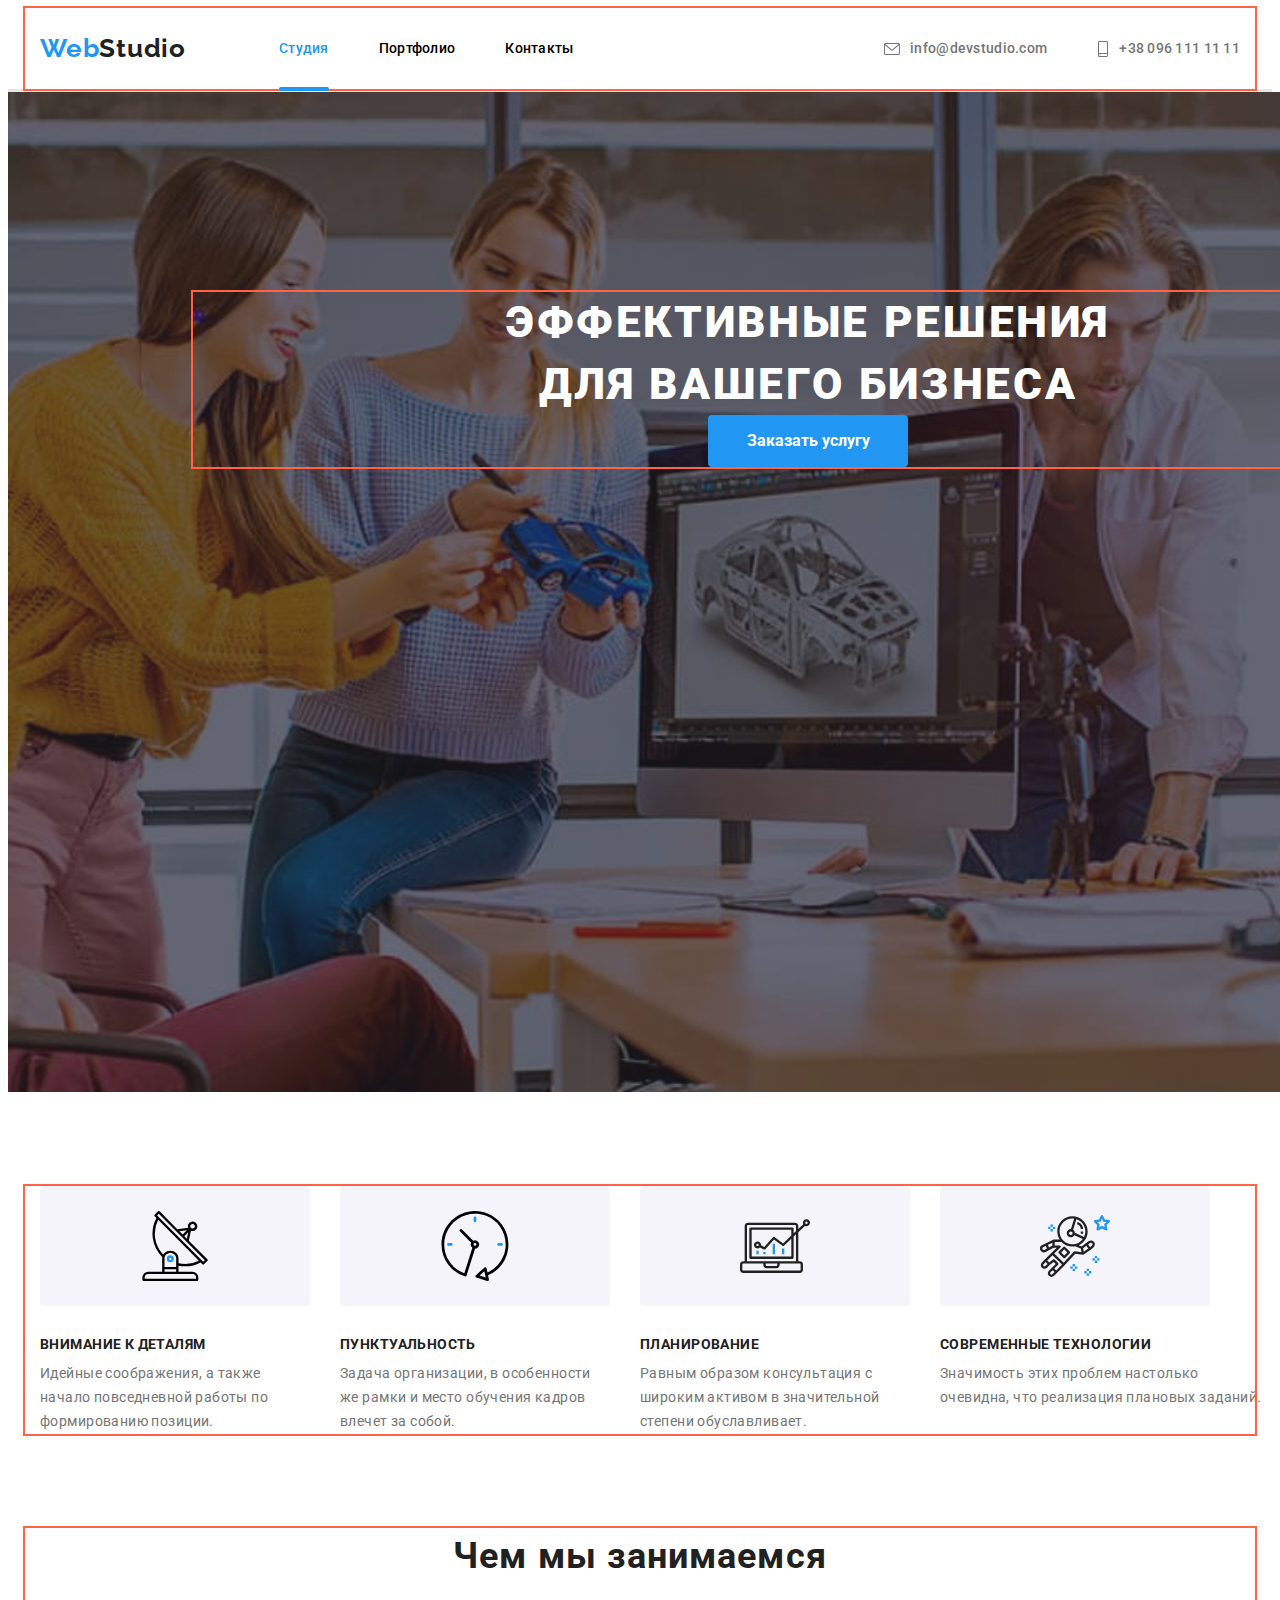
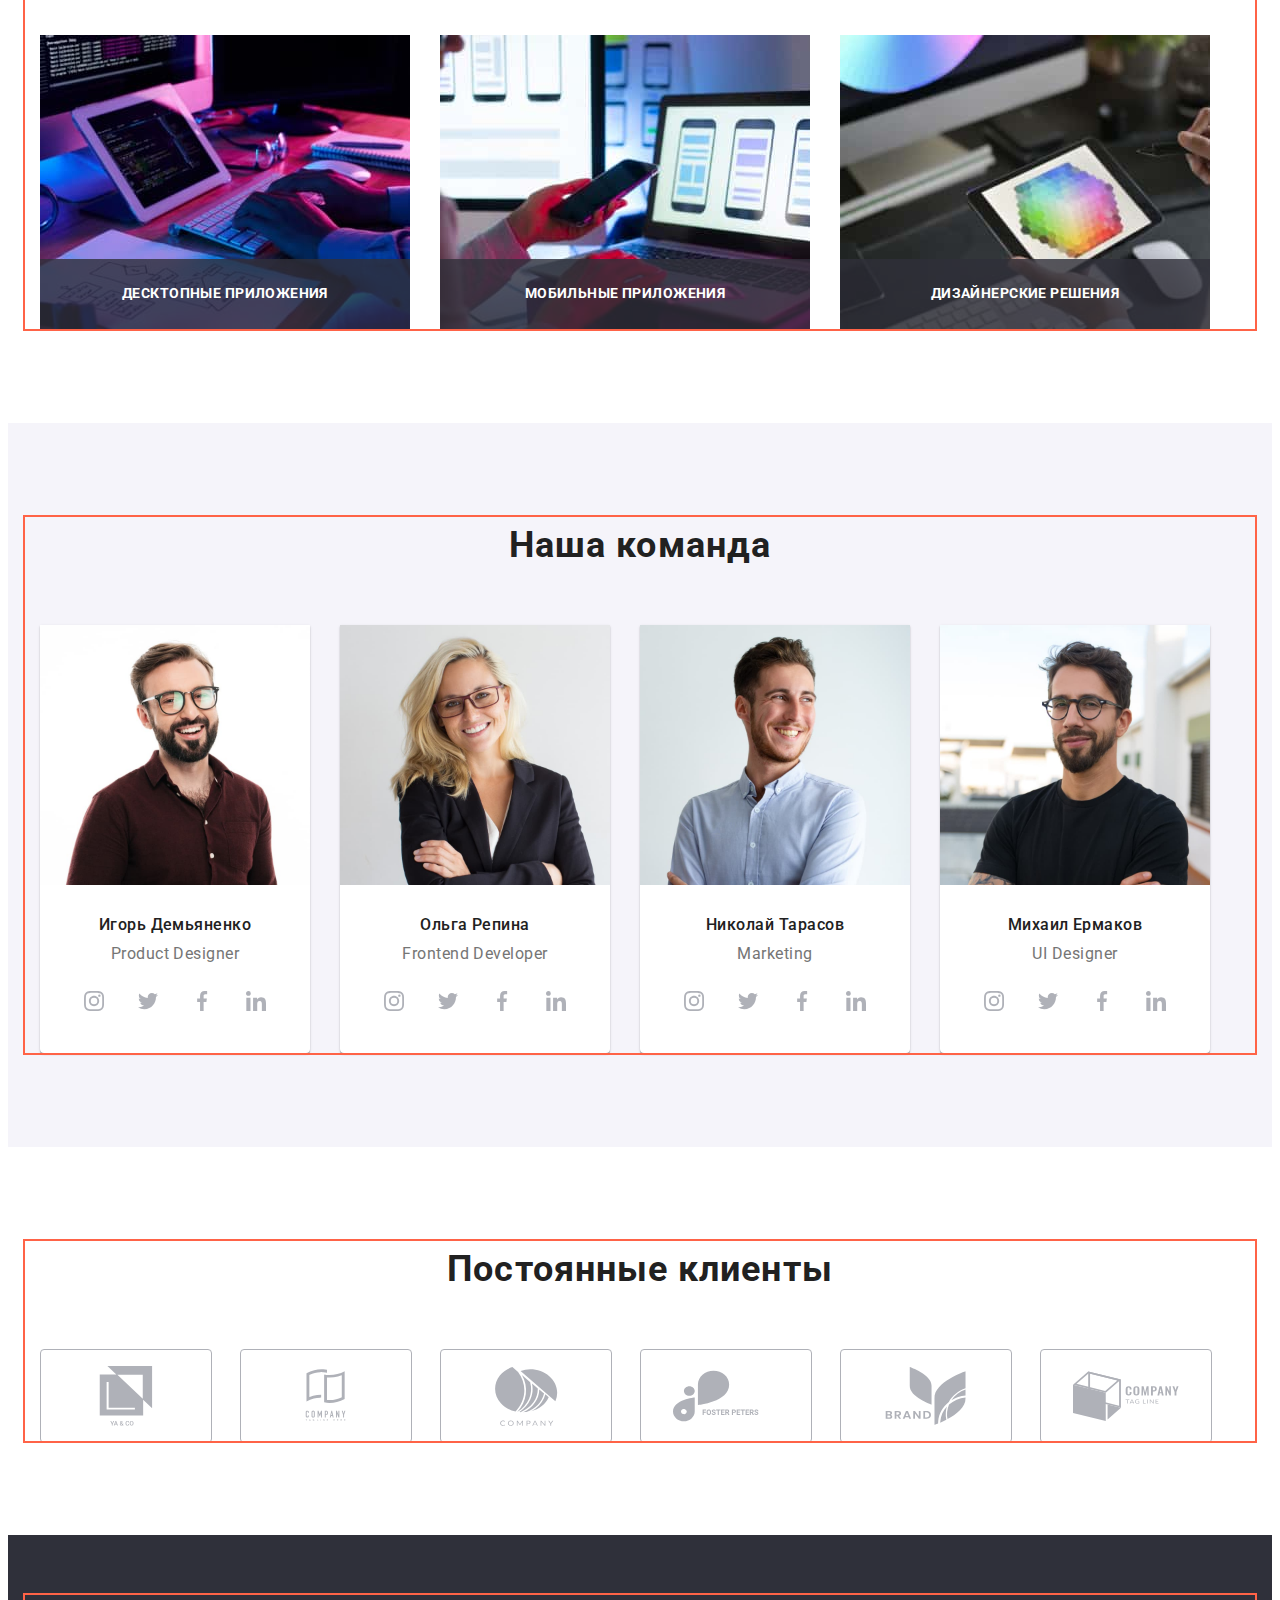
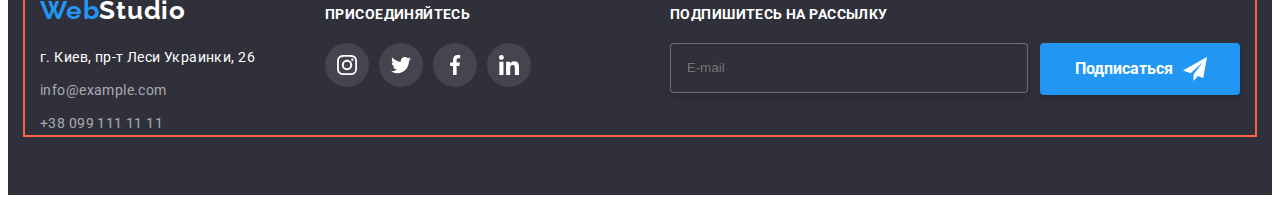
<file: index.html>
<!DOCTYPE html>
<html lang="ru">
<head>
    <meta charset="UTF-8">
    <meta http-equiv="X-UA-Compatible" content="IE=edge">
    <meta name="viewport" content="width=device-width, initial-scale=1.0">
    <link rel="stylesheet" href="https://cdnjs.cloudflare.com/ajax/libs/modern-normalize/1.1.0/modern-normalize.min.css" integrity="sha512-wpPYUAdjBVSE4KJnH1VR1HeZfpl1ub8YT/NKx4PuQ5NmX2tKuGu6U/JRp5y+Y8XG2tV+wKQpNHVUX03MfMFn9Q==" crossorigin="anonymous" referrerpolicy="no-referrer" />
    <!-- <link rel="stylesheet" href="./css/styles.css"> -->
    <link rel="preconnect" href="https://fonts.googleapis.com">
    <link rel="preconnect" href="https://fonts.gstatic.com">
    <!-- <link href="https://fonts.googleapis.com/css2?family=Raleway:wght@700&family=Roboto:wght@400;500;700;900&display=swap" rel="stylesheet"> -->
    <link rel="stylesheet" href="./css/main.min.css">
    <title>Партфолио</title>
</head>
<body>
            <!--  Шапка !--> 
    <header class="header">
        <div class="container header__container">
        <a class="header__link-logo" href="#"><span class="header__text-web">Web</span>Studio</a>
        
        <nav class="header-nav">
            <ul class="header-nav__list">
                <li class="header-nav__item" ><a class="header-nav__link aclive-page current" href="./index.html">Студия</a></li>
                <li class="header-nav__item"><a class="header-nav__link" href="./portfolio.html">Портфолио</a></li>
                <li class="header-nav__item"><a class="header-nav__link" href="#">Контакты</a></li>
            </ul>

        </nav> 
            <ul class="header-adress__list">
                <li class="header-adress__item">
                    <a class="header-adress__link--mail connection" href="mailto:info@devstudio.com"><svg class="header-adress__icom--mail" width="16" height="12"><use href="images/icons/symbol .svg#icon-envelope"></use></svg>info@devstudio.com</a>
                </li>
                <li class="header-adress__item">
                    <a class="header-adress__link--tel connection" href="tel:+380961111111"><svg class="header-adress__icom--tel" width="12" height="16"><use href="images/icons/symbol .svg#icon-smartphone"></use></svg>+38 096 111 11 11</a>
                </li>
            </ul>
        </div>
    </header>
    
    <!-- Основная часть -->
    <main>
        <section class="hero hero__overlane">
            <div class="container">
            <h1 class="hero__title">Эффективные решения для вашего бизнеса</h1>
           <button  class="hero__btn btn" type="button" data-modal-open>Заказать услугу</button>
        </div>
        </section>
       <!-- Особенности -->
        <section class="special">
            <div class="container">
            <h2 class="visually-hidden">Особенности</h2>
            <ul class="special__list">
                <li class="special__item">
                    <div class="special-cont">
                        <svg class="special-cont__svg">
                            <use href="images/icons/symbol .svg#icon-antenna-1">
                                
                            </use>
                        </svg>
                    </div>
                    <h3 class="special__feature">Внимание к деталям</h3>
                    <p class="special__text">Идейные соображения, а также начало повседневной работы по формированию позиции.</p>
                </li>
                <li class="special__item">
                    <div class="special-cont">
                        <svg class="special-cont__svg">
                            <use href="images/icons/symbol .svg#icon-clock-1">
                                
                            </use>
                        </svg>
                    </div>
                    <h3 class="special__feature">Пунктуальность</h3>
                    <p class="special__text">Задача организации, в особенности же рамки и место обучения кадров влечет за собой.</p>
                </li>
                <li class="special__item">
                    <div class="special-cont">
                        <svg class="special-cont__svg">
                            <use href="images/icons/symbol .svg#icon-diagram-1">
                                
                            </use>
                        </svg>
                    </div>
                    <h3 class="special__feature">Планирование</h3>
                    <p class="special__text">Равным образом консультация с широким активом в значительной степени обуславливает.</p>
                </li>
                <li class="special-item">
                    <div class="special-cont">
                        <svg class="special-cont__svg">
                            <use href="images/icons/symbol .svg#icon-astronaut-1">
                                
                            </use>
                        </svg>
                    </div>
                    <h3 class="special__feature">Современные технологии</h3>
                    <p class="special__text">Значимость этих проблем настолько очевидна, что реализация плановых заданий.</p>
                </li>
            </ul>
        </div>
        </section>
        
        <!-- Чем Занимаемся -->
        <section class="work">
            <div class="container">
            <h2 class="work__title title">Чем мы занимаемся</h2>
            <ul class="work__list">
                <li class="work__item">
                    <div class="work__thumb">
                        <img src="./images/class/comp.jpg" alt="Компьютер" width="370">
                        <div class="work__text">
                        <h3 class="work__text--title">Десктопные приложения</h3>
                    </div>
                    </div>                           
                </li>
                <li class="work__item">
                    <div class="work__thumb">
                    <img src="./images/class/phone.jpg" alt="Телефон" width="370">
                    <div class="work__text">
                    <h3 class="work__text--title">Мобильные приложения</h3>
                </div>
                </div>
                </li>
                <li class="work__item">
                    <div class="work__thumb">
                    <img src="./images/class/tablet.jpg" alt="Планшет" width="370">
                    <div class="work__text">
                    <h3 class="work__text--title">Дизайнерские решения</h3>
                </div>
                </div>
                </li>
            </ul>
        </div>
        </section>
        <!-- Команда -->
        <section class="team">
            <div class="container">
            <h2 class="team__title title">Наша команда</h2>
            <ul class="team__list">
                <li class="team__item">
                    
                    <img class="team__item--img" src="./images/team/Igor.jpg" alt="Игорь" width="270">
                    <div class="team__poster">
                        <h3 class="team__poster--title">Игорь Демьяненко</h3>
                    <p class="team__poster--class" lang="en">Product Designer</p>
                    <ul class="team-roster">
                        <li class="team-roster__item">
                            <a class="team-roster__link" href="https://www.instagram.com/"><svg class="team-roster__svg"><use href="images/icons/symbol .svg#icon-instagram-2"></use></svg></a>
                        </li>
                        <li class="team-roster__item">
                            <a class="team-roster__link" href="https://twitter.com/"><svg class="team-roster__svg"><use href="images/icons/symbol .svg#icon-twitter-1"></use></svg></a>
                        </li>
                        <li class="team-roster__item">
                            <a class="team-roster__link" href="https://www.facebook.com/"><svg class="team-roster__svg"><use href="images/icons/symbol .svg#icon-facebook-1"></use></svg></a>
                        </li>
                        <li class="team-roster__item">
                            <a class="team-roster__link" href="https://www.linkedin.com/"><svg class="team-roster__svg"><use href="images/icons/symbol .svg#icon-linkedin-1"></use></svg></a>
                        </li>
                    </ul>    
                </div>
                    
                    
                </li>
                <li class="team__item">
                
                    
                        <img class="team__item--img" src="./images/team/Olga.jpg" alt="Ольга" width="270">
                        <div class="team__poster">
                        <h3 class="team__poster--title">Ольга Репина</h3>
                    <p class="team__poster--class" lang="en">Frontend Developer</p>
                    <ul class="team-roster">
                        <li class="team-roster__item">
                            <a class="team-roster__link" href="https://www.instagram.com/"><svg class="team-roster__svg"><use href="images/icons/symbol .svg#icon-instagram-2"></use></svg></a>
                        </li>
                        <li class="team-roster__item">
                            <a class="team-roster__link" href="https://twitter.com/"><svg class="team-roster__svg"><use href="images/icons/symbol .svg#icon-twitter-1"></use></svg></a>
                        </li>
                        <li class="team-roster__item">
                            <a class="team-roster__link" href="https://www.facebook.com/"><svg class="team-roster__svg"><use href="images/icons/symbol .svg#icon-facebook-1"></use></svg></a>
                        </li>
                        <li class="team-roster__item">
                            <a class="team-roster__link" href="https://www.linkedin.com/"><svg class="team-roster__svg"><use href="images/icons/symbol .svg#icon-linkedin-1"></use></svg></a>
                        </li>
                    </ul>
                </div>
                    
                  
                </li>
                <li class="team__item">
                 
                    
                        <img class="team__item--img" src="./images/team/Nikolay.jpg" alt="Николай" width="270">
                        <div class="team__poster">
                        <h3 class="team__poster--title">Николай Тарасов</h3>
                    <p class="team__poster--class" lang="en">Marketing</p>
                    <ul class="team-roster">
                        <li class="team-roster__item">
                            <a class="team-roster__link" href="https://www.instagram.com/"><svg class="team-roster__svg"><use href="images/icons/symbol .svg#icon-instagram-2"></use></svg></a>
                        </li>
                        <li class="team-roster__item">
                            <a class="team-roster__link" href="https://twitter.com/"><svg class="team-roster__svg"><use href="images/icons/symbol .svg#icon-twitter-1"></use></svg></a>
                        </li>
                        <li class="team-roster__item">
                            <a class="team-roster__link" href="https://www.facebook.com/"><svg class="team-roster__svg"><use href="images/icons/symbol .svg#icon-facebook-1"></use></svg></a>
                        </li>
                        <li class="team-roster__item">
                            <a class="team-roster__link" href="https://www.linkedin.com/"><svg class="team-roster__svg"><use href="images/icons/symbol .svg#icon-linkedin-1"></use></svg></a>
                        </li>
                    </ul>   
                </div>
                    
                
                </li>
                <li class="team__item">
                 
                    
                        <img class="team__item--img" src="./images/team/Michael.jpg" alt="Михаил" width="270">
                        <div class="team__poster">
                        <h3 class="team__poster--title">Михаил Ермаков</h3>
                        <p class="team__poster--class" lang="en">UI Designer</p>
                        <ul class="team-roster">
                            <li class="team-roster__item">
                                <a class="team-roster__link" href="https://www.instagram.com/"><svg class="team-roster__svg"><use href="images/icons/symbol .svg#icon-instagram-2"></use></svg></a>
                            </li>
                            <li class="team-roster__item">
                                <a class="team-roster__link" href="https://twitter.com/"><svg class="team-roster__svg"><use href="images/icons/symbol .svg#icon-twitter-1"></use></svg></a>
                            </li>
                            <li class="team-roster__item">
                                <a class="team-roster__link" href="https://www.facebook.com/"><svg class="team-roster__svg"><use href="images/icons/symbol .svg#icon-facebook-1"></use></svg></a>
                            </li>
                            <li class="team-roster__item">
                                <a class="team-roster__link" href="https://www.linkedin.com/"><svg class="team-roster__svg"><use href="images/icons/symbol .svg#icon-linkedin-1"></use></svg></a>
                            </li>
                        </ul>
           
                    </div>
                    
                
                </li>
            </ul>
        </div>

        </section>
        <section class="client">
            <div class="container">
                <h2 class="client__title title">Постоянные клиенты</h2>
                <ul class="client__list">
                    <li class="client__item">
                        <a href="#" class="client__link"><svg class="client__svg"><use href="images/icons/symbol .svg#icon-comp1"></use></svg></a>
                    </li>
                    <li class="client__item">
                        <a href="#" class="client__link"><svg class="client__svg"><use href="images/icons/symbol .svg#icon-comp2"></use></svg></a>
                    </li>
                    <li class="client__item">
                        <a href="#" class="client__link"><svg class="client__svg"><use href="images/icons/symbol .svg#icon-comp3"></use></svg></a>
                    </li>
                    <li class="client__item">
                        <a href="#" class="client__link"><svg class="client__svg"><use href="images/icons/symbol .svg#icon-comp4"></use></svg></a>
                    </li>
                    <li class="client__item">
                        <a href="#" class="client__link"><svg class="client__svg"><use href="images/icons/symbol .svg#icon-comp5"></use></svg></a>
                    </li>
                    <li class="client__item">
                        <a href="#" class="client__link"><svg class="client__svg"><use href="images/icons/symbol .svg#icon-comp6"></use></svg></a>                        
                    </li>
                </ul>
            </div>

        </section>
    </main>
    <!-- Подвал -->
    <footer class="footer">
        <div class="container footer-cont">
            <div class="footer-adress cont">
            <a class="footer__link-logo" href="#"><span class="footer__text-web">Web</span>Studio</a>
        <address class="footer-adress">
            <ul class="footer-adress__list">
                <li class="footer-adress__item--adress"><a class="footer-adress__link--adress connection" href="#">г. Киев, пр-т Леси Украинки, 26</a></li>
                <li class="footer-adress__item"><a class="footer-adress__link-tel connection" href="mailto:info@example.com">info@example.com</a></li>
                <li class="footer-adress__item"><a class="footer-adress__link-mail connection" href="tel:+380991111111">+38 099 111 11 11</a></li>
            </ul>
        </address> 
    </div>
    <div class="footer-social cont">
        <p class="footer-social__text">присоединяйтесь</p>
        <ul class="footer-social__list">
            <li class="footer-social__item"><a class="footer-social__link" href="https://www.instagram.com/"><svg class="footer-social__icon"><use href="images/icons/symbol .svg#icon-instagram-2"></use></svg></a></li>
            <li class="footer-social__item"><a class="footer-social__link" href="https://twitter.com/"><svg class="footer-social__icon"><use href="images/icons/symbol .svg#icon-twitter-1"></use></svg></a></li>
            <li class="footer-social__item"><a class="footer-social__link" href="https://www.facebook.com/"><svg class="footer-social__icon"><use href="images/icons/symbol .svg#icon-facebook-1"></use></svg></a></li>
            <li class="footer-social__item"><a class="footer-social__link" href="https://www.linkedin.com/"><svg class="footer-social__icon"><use href="images/icons/symbol .svg#icon-linkedin-1"></use></svg></a></li>
        </ul>
    </div>
    <div class="footer-input">
        <form class="footer-input__form">
            <p class="footer-input__text">Подпишитесь на рассылку</p>   
            <div class="footer-subscribe cont">
            <input class="footer-subscribe__input--mail" type="email" name="email" id="email" placeholder="E-mail">
            <label for="email"></label>
            <button type="submit" class="footer-btn btn"><svg class="footer-btn__svg" width="24" height="24"><use class="footer-btn__icon" href="images/icons/symbol .svg#icon-icon-send"></use></svg>Подписаться</button>
            </div>
        </form>
    </div>
</div>
</footer>
    
    <!-- /////////////////MODAL /////////// -->
    <div class="backdrop is-hidden" data-modal>
        <div class="modal">
            <form class="form">
                <p class="form__title">Оставьте свои данные, мы вам перезвоним</p>
                
                    <label class="form-label">
                        <input class="form-label__input" type="text" name="text" placeholder=" ">
                        <svg class="form-label__icon" width="18" height="18">
                            <use href="./images/icons/symbol .svg#icon-person-black-18dp-1"></use>
                        </svg>
                        <span class="form-label__text">Имя</span>
                    </label>
                
                <label class="form-label">
                    <input class="form-label__input" type="tel" name="tel" placeholder=" " autofocus>
                    <svg class="form-label__icon" width="18" height="18">
                        <use href="./images/icons/symbol .svg#icon-phone-black-18dp-1"></use>
                    </svg>
                    <span class="form-label__text">Телефон</span>
                </label>
                <label class="form-label">
                    <input class="form-label__input" type="email" name="email" placeholder=" ">
                    <svg class="form-label__icon" width="18" height="18">
                        <use href="./images/icons/symbol .svg#icon-email-black-18dp-1"></use>
                    </svg>
                    <span class="form-label__text">Почта</span>
                </label>
                <label class="form-label label-comment">
                <textarea class="label-comment__form" name="comment" id="comment" cols="40" rows="10" placeholder="Введите текст"></textarea>
                <span class="form-label__text">Комментарий</span>
            </label> 

                <label class="label-checkbox">
                    <input class="label-checkbox__input" type="checkbox" name="check" value="check">
                    <svg class="label-checkbox__icon" width="16" height="15"> 
                        <use href="./images/icons/symbol .svg#icon-icon-check"></use>
                    </svg>
                    <p class="label-checkbox__text">Соглашаюсь с рассылкой и принимаю <span><a class="checkbox-text-decoration" href="#">Условия договора</a></span></p>
                </label>
                
                <button type="submit" class="form-btn btn">Отправить</button>
    
            </form>
            
        <button class="modal-button" type="button" data-modal-close>
            <svg class="modal-icon" width="11" height="11">
                <use  href="images/icons/symbol .svg#icon-Vector-1">

                </use>
            </svg>
        </button>
        
    
        </div>
    </div>
    
    <script src="./js/modal.js"></script>
</body>
</html>
</file>
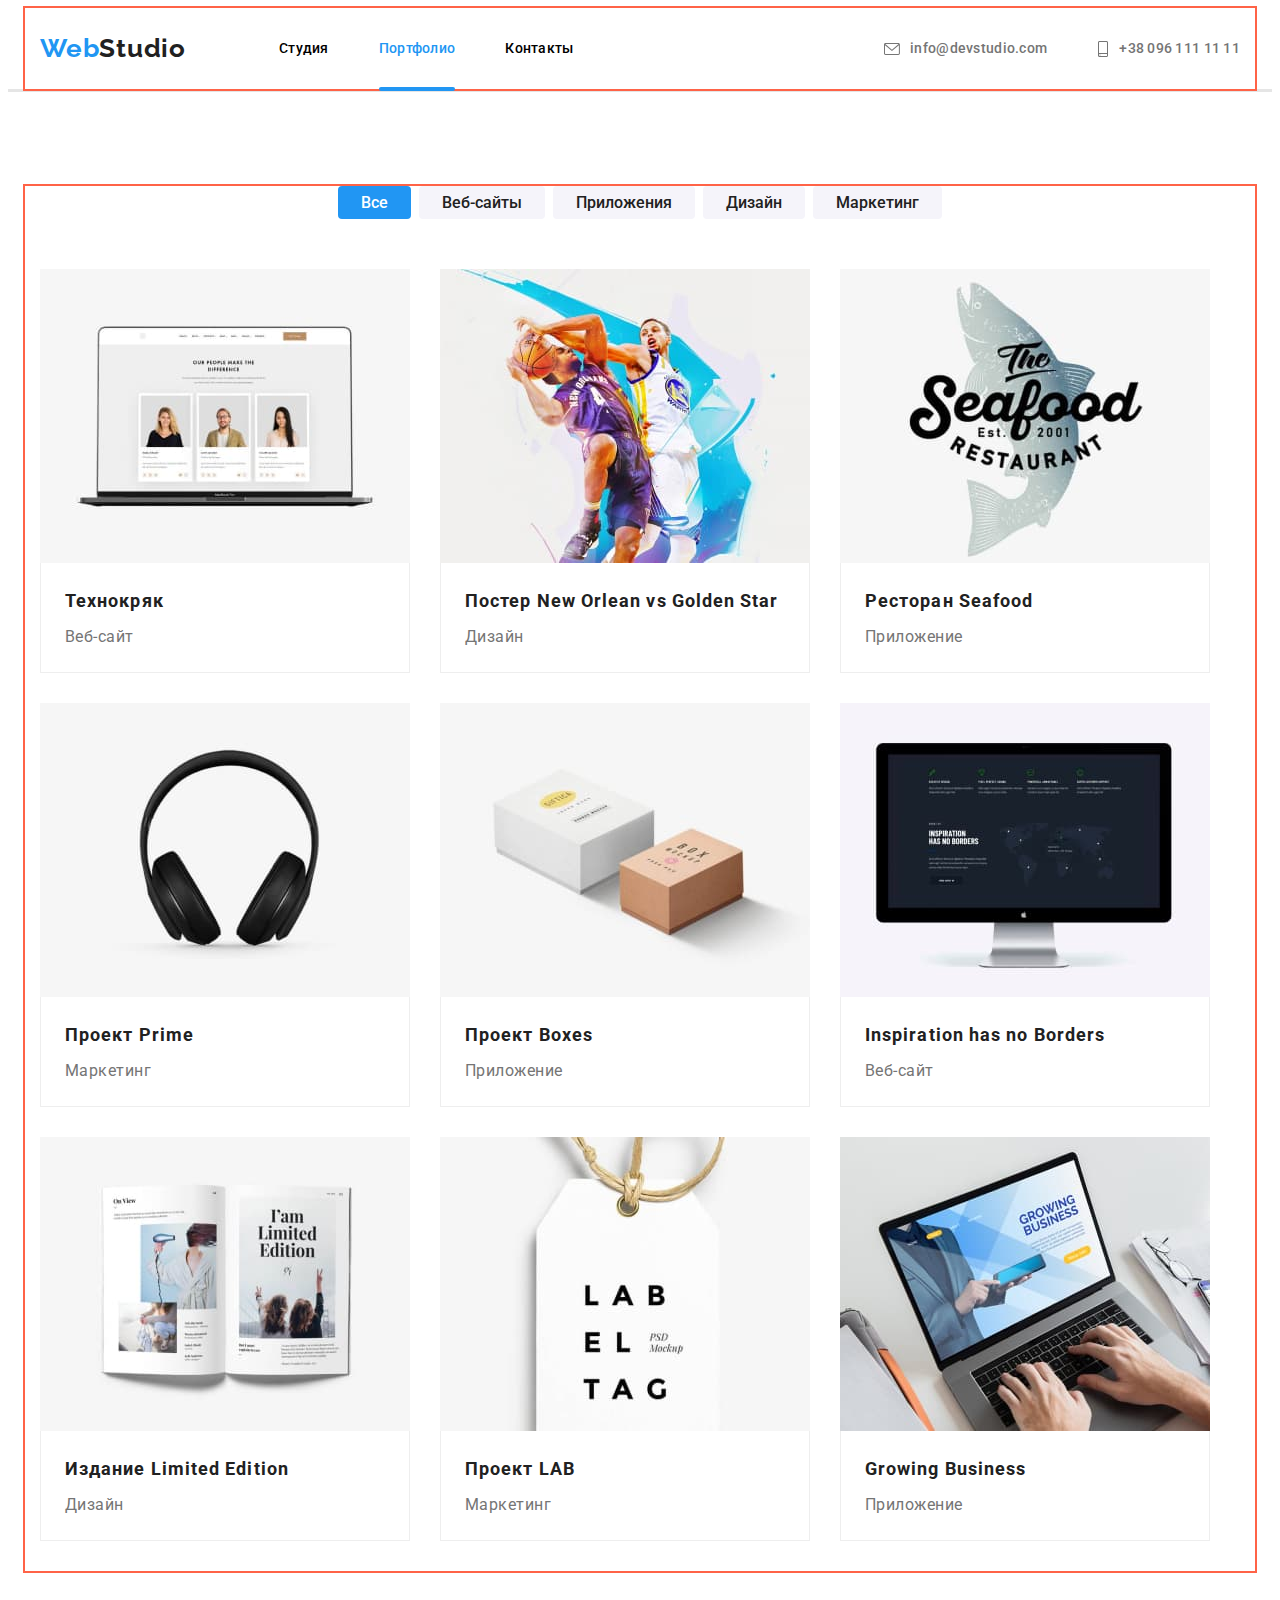
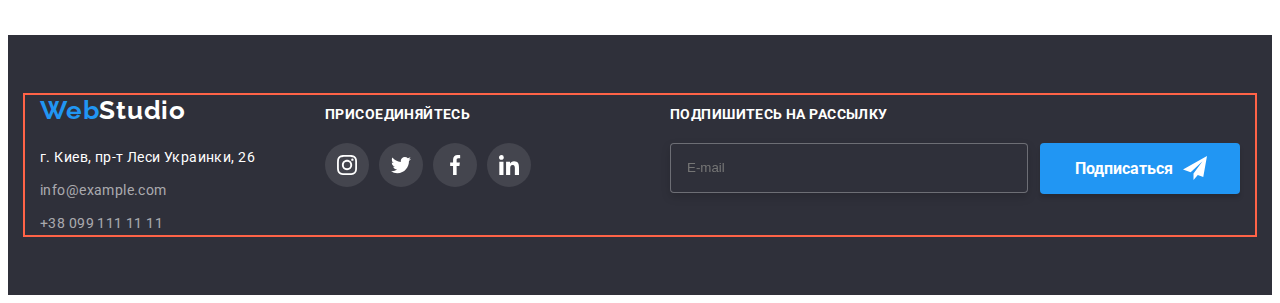
<file: portfolio.html>
<!DOCTYPE html>
<html lang="ru">
<head>
    <meta charset="UTF-8">
    <meta http-equiv="X-UA-Compatible" content="IE=edge">
    <meta name="viewport" content="width=device-width, initial-scale=1.0">
    <link rel="stylesheet" href="https://cdnjs.cloudflare.com/ajax/libs/modern-normalize/1.1.0/modern-normalize.min.css" integrity="sha512-wpPYUAdjBVSE4KJnH1VR1HeZfpl1ub8YT/NKx4PuQ5NmX2tKuGu6U/JRp5y+Y8XG2tV+wKQpNHVUX03MfMFn9Q==" crossorigin="anonymous" referrerpolicy="no-referrer" />
    <!-- <link rel="stylesheet" href="./css/styles.css"> -->
    <link rel="preconnect" href="https://fonts.googleapis.com">
    <link rel="preconnect" href="https://fonts.gstatic.com">
    <!-- <link href="https://fonts.googleapis.com/css2?family=Raleway:wght@700&family=Roboto:wght@400;500;700;900&display=swap" rel="stylesheet"> -->
    <link rel="stylesheet" href="./css/portfolio.min.css">
    <title>Партфолио</title>
</head>
<body>
            <!--  Шапка !--> 
            <header class="header">
                <div class="container header__container">
                <a class="header__link-logo" href="#"><span class="header__text-web">Web</span>Studio</a>
                
                <nav class="header-nav">
                    <ul class="header-nav__list">
                        <li class="header-nav__item" ><a class="header-nav__link  " href="./index.html">Студия</a></li>
                        <li class="header-nav__item"><a class="header-nav__link aclive-page current" href="./portfolio.html">Портфолио</a></li>
                        <li class="header-nav__item"><a class="header-nav__link" href="#">Контакты</a></li>
                    </ul>
        
                </nav> 
                    <ul class="header-adress__list">
                        <li class="header-adress__item">
                            <a class="header-adress__link--mail connection" href="mailto:info@devstudio.com"><svg class="header-adress__icom--mail" width="16" height="12"><use href="images/icons/symbol .svg#icon-envelope"></use></svg>info@devstudio.com</a>
                        </li>
                        <li class="header-adress__item">
                            <a class="header-adress__link--tel connection" href="tel:+380961111111"><svg class="header-adress__icom--tel" width="12" height="16"><use href="images/icons/symbol .svg#icon-smartphone"></use></svg>+38 096 111 11 11</a>
                        </li>
                    </ul>
                </div>
            </header>
            
<!-- Герой -->
<main>
    <section class="services">
        <div class="container">
    <h1 class="visually-hidden">Услуги</h1>
    <ul class="services-list">
        <li class="services-list__item"><button type="button" class="services-list__btn karen-btn">Все</button></li>
        <li class="services-list__item"><button type="button" class="services-list__btn">Веб-сайты</button></li>
        <li class="services-list__item"><button type="button" class="services-list__btn">Приложения</button></li>
        <li class="services-list__item"><button type="button" class="services-list__btn">Дизайн</button></li>
        <li class="services-list__item"><button type="button" class="services-list__btn">Маркетинг</button></li>
    </ul>
    
    <!-- карточки -->
    <ul class="services-cards">
    <li class="services-cards__item">
        <a href="#" class="services-cards__link">
            <div class="services-animation">
<img class="services-img" src="./dz-2.img/crack.jpg" alt="сайт в ноуте" width="370">
<div class="services-bgr">
<p class="services-bgr__text">Технокряк это современная площадка распространения коронавируса. Компании используют эту платформу для цифрового шпионажа и атак на защищённые сервера конкурентов.</p>
</div>
</div>
<div class="services-poster">
    <h2 class="services-poster__title">Технокряк</h2>
<p class="services-poster__text">Веб-сайт</p>   
</div>
        </a>        
</li>
        <li class="services-cards__item">
        <a href="#" class="services-cards__link">
            <div class="services-animation">
<img class="services-img" src="./dz-2.img/basketball.jpg" alt="играют в баскетбол" width="370">
<div class="services-bgr">
    <p class="services-bgr__text">Технокряк это современная площадка распространения коронавируса. Компании используют эту платформу для цифрового шпионажа и атак на защищённые сервера конкурентов.</p>
    </div>
    </div>
<div class="services-poster">
    <h2 class="services-poster__title">Постер <span lang="en">New Orlean vs Golden Star</span></h2>
    <p class="services-poster__text">Дизайн</p>
</div>
</a>
        </li>
        <li class="services-cards__item">
            <a href="#" class="services-cards__link">
                <div class="services-animation">
<img class="services-img" src="./dz-2.img/fish.jpg" alt="рыба" width="370">
<div class="services-bgr">
    <p class="services-bgr__text">Технокряк это современная площадка распространения коронавируса. Компании используют эту платформу для цифрового шпионажа и атак на защищённые сервера конкурентов.</p>
    </div>
    </div>
<div class="services-poster">
    <h2 class="services-poster__title">Ресторан <span lang="en">Seafood</span></h2>
<p class="services-poster__text">Приложение</p>
</div>
</a>
        </li>
        <li class="services-cards__item">
            <a href="#" class="services-cards__link">
                <div class="services-animation">
<img class="services-img" src="./dz-2.img/headphones.jpg" alt="наушники" width="370">
<div class="services-bgr">
    <p class="services-bgr__text">Технокряк это современная площадка распространения коронавируса. Компании используют эту платформу для цифрового шпионажа и атак на защищённые сервера конкурентов.</p>
    </div>
    </div>
<div class="services-poster">
    <h2 class="services-poster__title">Проект <span lang="en">Prime</span></h2>
<p class="services-poster__text">Маркетинг</p>
</div>
</a>
        </li>
        <li class="services-cards__item">
            <a href="#" class="services-cards__link">
                <div class="services-animation">
<img class="services-img" src="./dz-2.img/boxes.jpg" alt="коробки" width="370">
<div class="services-bgr">
    <p class="services-bgr__text">Технокряк это современная площадка распространения коронавируса. Компании используют эту платформу для цифрового шпионажа и атак на защищённые сервера конкурентов.</p>
    </div>
    </div>
<div class="services-poster">
    <h2 class="services-poster__title">Проект <span lang="en">Boxes</span></h2>
<p class="services-poster__text">Приложение</p>
</div>
</a>
        </li>
        <li class="services-cards__item">
            <a href="#" class="services-cards__link">
                <div class="services-animation">
<img class="services-img" src="./dz-2.img/monitor.jpg" alt="монитор" width="370">
<div class="services-bgr">
    <p class="services-bgr__text">Технокряк это современная площадка распространения коронавируса. Компании используют эту платформу для цифрового шпионажа и атак на защищённые сервера конкурентов.</p>
    </div>
    </div>
<div class="services-poster">
    <h2 class="services-poster__title"><span lang="en">Inspiration has no Borders</span></h2>
<p class="services-poster__text">Веб-сайт</p>
</div>
</a>
        </li>
        <li class="services-cards__item">
            <a href="#" class="services-cards__link">
                <div class="services-animation">
<img class="services-img" src="./dz-2.img/book.jpg" alt="книга" width="370">
<div class="services-bgr">
    <p class="services-bgr__text">Технокряк это современная площадка распространения коронавируса. Компании используют эту платформу для цифрового шпионажа и атак на защищённые сервера конкурентов.</p>
    </div>
    </div>
<div class="services-poster">
    <h2 class="services-poster__title">Издание <span lang="en">Limited Edition</span></h2>
<p class="services-poster__text">Дизайн</p>
</div>
</a>
        </li>
        <li class="services-cards__item">
            <a href="#" class="services-cards__link">
                <div class="services-animation">
<img class="services-img" src="./dz-2.img/tag.jpg" alt="бирка" width="370">
<div class="services-bgr">
    <p class="services-bgr__text">Технокряк это современная площадка распространения коронавируса. Компании используют эту платформу для цифрового шпионажа и атак на защищённые сервера конкурентов.</p>
    </div>
    </div>
<div class="services-poster">
    <h2 class="services-poster__title">Проект <span lang="en">LAB</span></h2>
<p class="services-poster__text">Маркетинг</p>
</div>
</a>
        </li>
        <li class="services-cards__item">
            <a href="#" class="services-cards__link">
                <div class="services-animation">
<img class="services-img" src="./dz-2.img/notebook.jpg" alt="ноутбук" width="370">
<div class="services-bgr">
    <p class="services-bgr__text">Технокряк это современная площадка распространения коронавируса. Компании используют эту платформу для цифрового шпионажа и атак на защищённые сервера конкурентов.</p>
    </div>
    </div>
<div class="services-poster">
<h2 class="services-poster__title" lang="en">Growing Business</h2>
<p class="services-poster__text">Приложение</p>
</div>
</a>
        </li>
    </ul> 
    </div>
    </section>  
</main>
<!-- Подвал -->
<footer class="footer">
    <div class="container footer-cont">
        <div class="footer-adress cont">
        <a class="footer__link-logo" href="#"><span class="footer__text-web">Web</span>Studio</a>
    <address class="footer-adress">
        <ul class="footer-adress__list">
            <li class="footer-adress__item--adress"><a class="footer-adress__link--adress connection" href="#">г. Киев, пр-т Леси Украинки, 26</a></li>
            <li class="footer-adress__item"><a class="footer-adress__link-tel connection" href="mailto:info@example.com">info@example.com</a></li>
            <li class="footer-adress__item"><a class="footer-adress__link-mail connection" href="tel:+380991111111">+38 099 111 11 11</a></li>
        </ul>
    </address> 
</div>
<div class="footer-social cont">
    <p class="footer-social__text">присоединяйтесь</p>
    <ul class="footer-social__list">
        <li class="footer-social__item"><a class="footer-social__link" href="https://www.instagram.com/"><svg class="footer-social__icon"><use href="images/icons/symbol .svg#icon-instagram-2"></use></svg></a></li>
        <li class="footer-social__item"><a class="footer-social__link" href="https://twitter.com/"><svg class="footer-social__icon"><use href="images/icons/symbol .svg#icon-twitter-1"></use></svg></a></li>
        <li class="footer-social__item"><a class="footer-social__link" href="https://www.facebook.com/"><svg class="footer-social__icon"><use href="images/icons/symbol .svg#icon-facebook-1"></use></svg></a></li>
        <li class="footer-social__item"><a class="footer-social__link" href="https://www.linkedin.com/"><svg class="footer-social__icon"><use href="images/icons/symbol .svg#icon-linkedin-1"></use></svg></a></li>
    </ul>
</div>
<div class="footer-input">
    <form class="footer-input__form">
        <p class="footer-input__text">Подпишитесь на рассылку</p>   
        <div class="footer-subscribe cont">
        <input class="footer-subscribe__input--mail" type="email" name="email" id="email" placeholder="E-mail">
        <label for="email"></label>
        <button type="submit" class="footer-btn btn"><svg class="footer-btn__svg" width="24" height="24"><use class="footer-btn__icon" href="images/icons/symbol .svg#icon-icon-send"></use></svg>Подписаться</button>
        </div>
    </form>
</div>
</div>
</footer>

<script src="./js/modal.js"></script>
</body>
</html>
</file>
<file: css/main.min.css>
@import url("https://fonts.googleapis.com/css2?family=Raleway:wght@700&family=Roboto:wght@400;500;700;900&display=swap");body{color:#212121;font-family:"Roboto",sans-serif;font-size:14px;color:#E5E5E5}.container{width:1200px;margin:0 auto;padding:0 15px;outline:2px solid tomato}h1,h2,h3,h4,h5,h6{margin:0}p{margin:0}ul{list-style:none;margin:0;padding:0}img{display:block;max-width:100%;height:auto}a{text-decoration:none}.visually-hidden{position:absolute;white-space:nowrap;width:1px;height:1px;overflow:hidden;border:0;padding:0;clip:rect(0 0 0 0);-webkit-clip-path:inset(50%);clip-path:inset(50%);margin:-1px}.label-checkbox__input{position:absolute;width:1px;height:1px;margin:-1px;border:0;padding:0;clip:rect(0 0 0 0);overflow:hidden}.title{font-weight:700;text-align:center;font-size:36px;line-height:1.6;letter-spacing:0.03em;color:#212121}.btn{background-color:#2196F3;font-weight:700;font-size:16px;line-height:1.87;cursor:pointer;font-family:inherit;-webkit-box-shadow:0px 4px 4px rgba(0,0,0,0.15);box-shadow:0px 4px 4px rgba(0,0,0,0.15);border-radius:4px;color:#fff;min-width:200px;border:1px solid transparent;-webkit-transition:background-color 250ms cubic-bezier(0.4, 0, 0.2, 1);transition:background-color 250ms cubic-bezier(0.4, 0, 0.2, 1)}.header{background-color:#fff;border-bottom-style:solid}.header__container{display:-webkit-box;display:-ms-flexbox;display:flex;-webkit-box-align:center;-ms-flex-align:center;align-items:center}.header__link-logo{text-decoration:none;color:#212121;font-family:"Raleway",sans-serif;font-weight:700;font-size:26px;line-height:1.2;letter-spacing:0.03em;display:inline-block;padding-top:25px;padding-bottom:25px;-webkit-transition:color 250ms cubic-bezier(0.4, 0, 0.2, 1);transition:color 250ms cubic-bezier(0.4, 0, 0.2, 1)}.header__link-logo:hover,.header__link-logo:focus{color:#2196F3}.header__link-logo:active{color:#2196F3}.header__text-web{color:#2196F3}.header-nav{margin-left:93px}.header-nav__list{display:-webkit-box;display:-ms-flexbox;display:flex}.header-nav__list,.header-adress__list{font-weight:500;font-size:14px;line-height:1.14;letter-spacing:0.02em;color:#212121}.header-adress__list{display:-webkit-box;display:-ms-flexbox;display:flex;margin-left:auto}.header-nav__item:not(:last-child){margin-right:50px}.header-nav__link{display:block;padding-top:32px;padding-bottom:32px;color:#000;-webkit-transition:color 250ms cubic-bezier(0.4, 0, 0.2, 1);transition:color 250ms cubic-bezier(0.4, 0, 0.2, 1)}.header-nav__link:hover,.header-nav__link:focus{color:#2196F3}.current{position:relative}.current::after{content:'';position:absolute;width:100%;height:4px;left:0;bottom:-2px;border-radius:2px;background-color:#2196F3;display:block}.header-adress__item+.header-adress__item{margin-left:50px}.header-adress__link--mail{display:-webkit-box;display:-ms-flexbox;display:flex;padding-top:32px;padding-bottom:32px;color:#757575;-webkit-box-align:center;-ms-flex-align:center;align-items:center;-webkit-transition:color 250ms cubic-bezier(0.4, 0, 0.2, 1);transition:color 250ms cubic-bezier(0.4, 0, 0.2, 1)}.header-adress__link--mail:hover,.header-adress__link--mail:focus{color:#2196F3}.header-adress__link--tel{display:-webkit-box;display:-ms-flexbox;display:flex;padding-top:32px;padding-bottom:32px;color:#757575;-webkit-box-align:center;-ms-flex-align:center;align-items:center;-webkit-transition:color 250ms cubic-bezier(0.4, 0, 0.2, 1);transition:color 250ms cubic-bezier(0.4, 0, 0.2, 1)}.header-adress__link--tel:hover,.header-adress__link--tel:focus{color:#2196F3}.header-adress__icom--mail,.header-adress__icom--tel{margin-right:10px;fill:currentColor}.aclive-page{color:#2196F3}.hero{margin:0 auto;padding-top:200px;padding-bottom:200px;background-color:#2F303A;text-align:center}.hero__title{font-weight:900;font-size:44px;line-height:1.4;letter-spacing:0.06em;text-transform:uppercase;color:#fff;margin-bottom:30px;width:696px;margin:0 auto}.hero__overlane{background-image:-webkit-gradient(linear, left top, right top, from(rgba(47,48,58,0.4)), to(rgba(47,48,58,0.4))),url("../images/backgraund/ImgBg.jpg");background-image:linear-gradient(to right, rgba(47,48,58,0.4), rgba(47,48,58,0.4)),url("../images/backgraund/ImgBg.jpg");width:1600px;min-height:600px;margin-left:auto;margin-right:auto;background-repeat:no-repeat;background-size:cover;background-position:center}.hero__btn{padding:10px 32px}.hero__btn:hover,.hero__btn:focus{background-color:#188CE8}.hero__btn:active{background-color:#188CE8}.special{display:-webkit-box;display:-ms-flexbox;display:flex;padding-top:94px;padding-bottom:94px}.special__list{display:-webkit-box;display:-ms-flexbox;display:flex;margin-right:-30px}.special__item{width:270px;margin-right:30px}.special-cont{width:270px;height:120px;background-color:#F5F4FA;display:-webkit-box;display:-ms-flexbox;display:flex;-webkit-box-pack:center;-ms-flex-pack:center;justify-content:center;-webkit-box-align:center;-ms-flex-align:center;align-items:center;border-radius:4px;margin-bottom:30px}.special-cont__svg{width:70px;height:70px}.special__feature{font-weight:700;font-size:14px;line-height:16px;letter-spacing:0.03em;text-transform:uppercase;color:#212121;margin-bottom:10px}.special__text{font-size:14px;line-height:1.7;letter-spacing:0.03em;color:#757575}.work{display:-webkit-box;display:-ms-flexbox;display:flex;padding-bottom:94px}.work__title{margin-bottom:50px}.work__list{display:-webkit-box;display:-ms-flexbox;display:flex;margin-right:-30px}.work__item{margin-right:30px}.work__thumb{position:relative}.work__text{position:absolute;bottom:0;left:0;width:100%;height:70px;display:-webkit-box;display:-ms-flexbox;display:flex;-webkit-box-pack:center;-ms-flex-pack:center;justify-content:center;-webkit-box-align:center;-ms-flex-align:center;align-items:center;background-color:#000;background:rgba(47,48,58,0.8)}.work__text--title{font-style:normal;font-weight:700;font-size:14px;line-height:1.14;letter-spacing:0.03em;text-transform:uppercase;color:#fff}.team{background-color:#F5F4FA;padding-top:94px;padding-bottom:94px}.team__title{margin-bottom:50px}.team__list{display:-webkit-box;display:-ms-flexbox;display:flex;margin-right:-30px}.team__item{margin-right:30px;background:#fff;-webkit-box-shadow:0px 1px 3px rgba(0,0,0,0.12),0px 1px 1px rgba(0,0,0,0.14),0px 2px 1px rgba(0,0,0,0.2);box-shadow:0px 1px 3px rgba(0,0,0,0.12),0px 1px 1px rgba(0,0,0,0.14),0px 2px 1px rgba(0,0,0,0.2);border-radius:0px 0px 4px 4px}.team__poster{text-align:center;padding:30px 32px 30px 32px}.team__poster--title{font-weight:500;font-size:16px;line-height:1.2;letter-spacing:0.03em;color:#212121;margin-bottom:10px}.team__poster--class{font-size:16px;line-height:1.2;letter-spacing:0.03em;color:#757575;margin-bottom:16px}.team-roster{display:-webkit-box;display:-ms-flexbox;display:flex}.team-roster__item+.team-roster__item{margin-left:10px}.team-roster__svg{width:20px;height:20px;fill:#AFB1B8}.team-roster__svg{-webkit-transition:fill 250ms cubic-bezier(0.4, 0, 0.2, 1);transition:fill 250ms cubic-bezier(0.4, 0, 0.2, 1)}.team-roster__link{display:-webkit-box;display:-ms-flexbox;display:flex;width:44px;height:44px;-webkit-box-pack:center;-ms-flex-pack:center;justify-content:center;-webkit-box-align:center;-ms-flex-align:center;align-items:center;cursor:pointer;border-radius:50%;-webkit-transition:background-color 250ms cubic-bezier(0.4, 0, 0.2, 1);transition:background-color 250ms cubic-bezier(0.4, 0, 0.2, 1)}.team-roster__link:hover,.team-roster__link:focus{background-color:#2196F3;fill:#fff}.team-roster__link:hover .team-roster__svg,.team-roster__link:focus .team-roster__svg{fill:#fff}.client{padding-top:94px;padding-bottom:94px}.client__title{margin-bottom:50px}.client__list{display:-webkit-box;display:-ms-flexbox;display:flex;margin-left:-30px}.client__item{margin-left:30px;width:170px;height:92px;cursor:pointer}.client__link{display:block;width:170px;height:92px;border:1px solid #AFB1B8;border-radius:4px;display:-webkit-box;display:-ms-flexbox;display:flex;-webkit-box-pack:center;-ms-flex-pack:center;justify-content:center;-webkit-box-align:center;-ms-flex-align:center;align-items:center;-webkit-transition:border-color 250ms cubic-bezier(0.4, 0, 0.2, 1);transition:border-color 250ms cubic-bezier(0.4, 0, 0.2, 1)}.client__link:hover,.client__link:focus{border-color:#2196F3}.client__svg{width:106px;height:60px;fill:#AFB1B8;-webkit-transition:fill 250ms cubic-bezier(0.4, 0, 0.2, 1);transition:fill 250ms cubic-bezier(0.4, 0, 0.2, 1)}.client__link:hover .client__svg,.client__link:focus .client__svg{fill:#2196F3}.footer{background-color:#2F303A;padding-top:60px;padding-bottom:60px}.footer-cont{display:-webkit-box;display:-ms-flexbox;display:flex;-webkit-box-align:baseline;-ms-flex-align:baseline;align-items:baseline}.footer__link-logo{font-family:"Raleway",sans-serif;font-weight:700;font-size:26px;line-height:1.2;letter-spacing:0.03em;display:block;margin-bottom:20px;margin-left:auto;color:#fff;-webkit-transition:color 250ms cubic-bezier(0.4, 0, 0.2, 1);transition:color 250ms cubic-bezier(0.4, 0, 0.2, 1)}.footer__link-logo:hover,.footer__link-logo:focus{color:#2196F3}.footer__link-logo:active{color:#2196F3}.footer__text-web{color:#2196F3}.footer-adress__list{color:#fff;cursor:pointer}.footer-adress__item--adress{font-size:14px;font-style:normal;line-height:1.71;letter-spacing:0.03em;color:var(--brand-white);margin-bottom:9px}.footer-adress__item{font-style:normal}.footer-adress__item:not(:last-child){margin-bottom:9px}.footer-adress__link-tel,.footer-adress__link-mail{color:rgba(255,255,255,0.6);font-size:14px;line-height:1.7;letter-spacing:0.03em}.footer-adress__link--adress{color:#fff}.footer-adress__link--adress{color:var(--brand-white)}.connection{-webkit-transition:color 250ms cubic-bezier(0.4, 0, 0.2, 1);transition:color 250ms cubic-bezier(0.4, 0, 0.2, 1)}.connection:hover,.connection:focus{color:#2196F3}.footer-social{margin-left:70px}.footer-social__text,.footer-input__text{font-weight:700;font-size:14px;line-height:1.14;letter-spacing:0.03em;text-transform:uppercase;color:#fff;margin-bottom:20px}.footer-social__list{display:-webkit-box;display:-ms-flexbox;display:flex}.footer-social__item{cursor:pointer}.footer-social__item+.footer-social__item{margin-left:10px}.footer-social__link{display:-webkit-box;display:-ms-flexbox;display:flex;-webkit-box-pack:center;-ms-flex-pack:center;justify-content:center;width:44px;height:44px;background-color:rgba(255,255,255,0.1);border-radius:50%;-webkit-box-align:center;-ms-flex-align:center;align-items:center;color:#fff;-webkit-transition:background-color 250ms cubic-bezier(0.4, 0, 0.2, 1);transition:background-color 250ms cubic-bezier(0.4, 0, 0.2, 1)}.footer-social__link:hover,.footer-social__link:focus{background-color:#2196F3}.footer-social__icon{width:20px;height:20px;fill:currentColor}.footer-input{margin-left:auto}.footer-subscribe{display:-webkit-box;display:-ms-flexbox;display:flex}.footer-btn{display:-webkit-box;display:-ms-flexbox;display:flex;-webkit-box-orient:horizontal;-webkit-box-direction:reverse;-ms-flex-direction:row-reverse;flex-direction:row-reverse;-webkit-box-pack:center;-ms-flex-pack:center;justify-content:center;-webkit-box-align:center;-ms-flex-align:center;align-items:center;margin-left:12px;padding:10px 28px 10px 29px}.footer-btn:hover,.footer-btn:focus{background-color:#188CE8}.footer-btn__svg{fill:currentColor;margin-left:10px}.footer-subscribe__input--mail{min-width:358px;height:50px;border:1px solid rgba(255,255,255,0.3);-webkit-box-sizing:border-box;box-sizing:border-box;-webkit-filter:drop-shadow(0px 4px 4px rgba(0,0,0,0.15));filter:drop-shadow(0px 4px 4px rgba(0,0,0,0.15));border-radius:4px;background:#2F303A;padding-top:15px;padding-bottom:15px;padding-left:16px;color:#fff}.backdrop{position:fixed;top:0;left:0;width:100%;height:100%;background:rgba(0,0,0,0.2);opacity:1;-webkit-transition:opacity 250ms cubic-bezier(0.4, 0, 0.2, 1);transition:opacity 250ms cubic-bezier(0.4, 0, 0.2, 1)}.backdrop.is-hidden{opacity:0;pointer-events:none}.backdrop.is-hidden .modal{-webkit-transform:translate(-50%, -50%) scale(1.2);transform:translate(-50%, -50%) scale(1.2)}.modal{position:absolute;width:528px;height:581px;padding:39px 40px 41px;top:50%;left:50%;background:#fff;-webkit-box-shadow:0px 1px 3px rgba(0,0,0,0.12),0px 1px 1px rgba(0,0,0,0.14),0px 2px 1px rgba(0,0,0,0.2);box-shadow:0px 1px 3px rgba(0,0,0,0.12),0px 1px 1px rgba(0,0,0,0.14),0px 2px 1px rgba(0,0,0,0.2);border-radius:4px;-webkit-transform:translate(-50%, -50%) scale(1);transform:translate(-50%, -50%) scale(1);-webkit-transition:-webkit-transform 250ms cubic-bezier(0.4, 0, 0.2, 1);transition:-webkit-transform 250ms cubic-bezier(0.4, 0, 0.2, 1);transition:transform 250ms cubic-bezier(0.4, 0, 0.2, 1);transition:transform 250ms cubic-bezier(0.4, 0, 0.2, 1), -webkit-transform 250ms cubic-bezier(0.4, 0, 0.2, 1)}.modal-button{position:absolute;top:8px;right:8px;width:30px;height:30px;border-radius:50%;background:#fff;border:1px solid rgba(0,0,0,0.1);background-color:#fff;display:-webkit-box;display:-ms-flexbox;display:flex;-webkit-box-pack:center;-ms-flex-pack:center;justify-content:center;-webkit-box-align:center;-ms-flex-align:center;align-items:center;cursor:pointer;-webkit-transition:fill 250ms cubic-bezier(0.4, 0, 0.2, 1);transition:fill 250ms cubic-bezier(0.4, 0, 0.2, 1)}.modal-button:hover,.modal-button:focus{fill:#2196F3}.form{display:-webkit-box;display:-ms-flexbox;display:flex;-webkit-box-pack:center;-ms-flex-pack:center;justify-content:center;-webkit-box-orient:vertical;-webkit-box-direction:normal;-ms-flex-direction:column;flex-direction:column;color:#000000}.form-label{position:relative;margin-bottom:10px;display:-webkit-box;display:-ms-flexbox;display:flex;-webkit-box-orient:vertical;-webkit-box-direction:reverse;-ms-flex-direction:column-reverse;flex-direction:column-reverse;font-size:12px;line-height:1.16;letter-spacing:0.01em;width:448px}.form__title{font-family:Roboto;font-style:normal;font-weight:700;text-align:center;width:448px;font-size:20px;line-height:1.15;text-align:center;letter-spacing:0.03em;margin-bottom:12px}.form-label__input{height:40px;width:100%;border-radius:4px;padding-left:40px;border:none;outline:1px solid rgba(33,33,33,0.2);-webkit-transition:outline 250ms cubic-bezier(0.4, 0, 0.2, 1);transition:outline 250ms cubic-bezier(0.4, 0, 0.2, 1)}.form-label__input:focus{outline:1px solid #2196F3;fill:#2196F3}.form-label__icon{position:absolute;top:50%;margin-left:12px}.form-label:focus-within .form-label__icon{fill:#2196F3}.form-label__text{margin-bottom:4px;color:#757575}.label-comment__form{width:100%;height:120px;margin-bottom:20px;resize:none;border:none;outline:1px solid rgba(33,33,33,0.2);border-radius:4px;padding:11px 15px;-webkit-transition:outline 250ms cubic-bezier(0.4, 0, 0.2, 1);transition:outline 250ms cubic-bezier(0.4, 0, 0.2, 1)}.label-comment__form:focus{outline:1px solid #2196F3}.label-checkbox{display:-webkit-box;display:-ms-flexbox;display:flex;-webkit-box-pack:center;-ms-flex-pack:center;justify-content:center;-webkit-box-align:center;-ms-flex-align:center;align-items:center;margin-bottom:30px;-webkit-transition:background-color 2500ms cubic-bezier(0.4, 0, 0.2, 1);transition:background-color 2500ms cubic-bezier(0.4, 0, 0.2, 1)}.label-checkbox__input:focus+.label-checkbox__icon{outline:1px solid #188CE8}.label-checkbox__text{font-weight:500;font-size:14px;line-height:1.71;letter-spacing:0.03em;color:#757575;margin-left:8.38px}.checkbox-text-decoration{text-decoration:underline;color:#2196F3;-webkit-transition:color 250ms cubic-bezier(0.4, 0, 0.2, 1);transition:color 250ms cubic-bezier(0.4, 0, 0.2, 1)}.checkbox-text-decoration:hover,.checkbox-text-decoration:focus{color:#188CE8}.label-checkbox__icon{background-color:#fff;border:2px solid #212121;border-radius:4px;cursor:pointer}.label-checkbox__input:checked+.label-checkbox__icon{background-color:#2196F3;border-color:transparent}.form-btn{min-width:200px;height:50px;margin:0 auto;padding:10px 55px}.form-btn:hover,.form-btn:focus{background-color:#188CE8}
/*# sourceMappingURL=main.min.css.map */
</file>
<file: css/portfolio.min.css>
@import url("https://fonts.googleapis.com/css2?family=Raleway:wght@700&family=Roboto:wght@400;500;700;900&display=swap");body{color:#212121;font-family:"Roboto",sans-serif;font-size:14px;color:#E5E5E5}.container{width:1200px;margin:0 auto;padding:0 15px;outline:2px solid tomato}h1,h2,h3,h4,h5,h6{margin:0}p{margin:0}ul{list-style:none;margin:0;padding:0}img{display:block;max-width:100%;height:auto}a{text-decoration:none}.visually-hidden{position:absolute;white-space:nowrap;width:1px;height:1px;overflow:hidden;border:0;padding:0;clip:rect(0 0 0 0);-webkit-clip-path:inset(50%);clip-path:inset(50%);margin:-1px}.label-checkbox__input{position:absolute;width:1px;height:1px;margin:-1px;border:0;padding:0;clip:rect(0 0 0 0);overflow:hidden}.title{font-weight:700;text-align:center;font-size:36px;line-height:1.6;letter-spacing:0.03em;color:#212121}.btn{background-color:#2196F3;font-weight:700;font-size:16px;line-height:1.87;cursor:pointer;font-family:inherit;-webkit-box-shadow:0px 4px 4px rgba(0,0,0,0.15);box-shadow:0px 4px 4px rgba(0,0,0,0.15);border-radius:4px;color:#fff;min-width:200px;border:1px solid transparent;-webkit-transition:background-color 250ms cubic-bezier(0.4, 0, 0.2, 1);transition:background-color 250ms cubic-bezier(0.4, 0, 0.2, 1)}.header{background-color:#fff;border-bottom-style:solid}.header__container{display:-webkit-box;display:-ms-flexbox;display:flex;-webkit-box-align:center;-ms-flex-align:center;align-items:center}.header__link-logo{text-decoration:none;color:#212121;font-family:"Raleway",sans-serif;font-weight:700;font-size:26px;line-height:1.2;letter-spacing:0.03em;display:inline-block;padding-top:25px;padding-bottom:25px;-webkit-transition:color 250ms cubic-bezier(0.4, 0, 0.2, 1);transition:color 250ms cubic-bezier(0.4, 0, 0.2, 1)}.header__link-logo:hover,.header__link-logo:focus{color:#2196F3}.header__link-logo:active{color:#2196F3}.header__text-web{color:#2196F3}.header-nav{margin-left:93px}.header-nav__list{display:-webkit-box;display:-ms-flexbox;display:flex}.header-nav__list,.header-adress__list{font-weight:500;font-size:14px;line-height:1.14;letter-spacing:0.02em;color:#212121}.header-adress__list{display:-webkit-box;display:-ms-flexbox;display:flex;margin-left:auto}.header-nav__item:not(:last-child){margin-right:50px}.header-nav__link{display:block;padding-top:32px;padding-bottom:32px;color:#000;-webkit-transition:color 250ms cubic-bezier(0.4, 0, 0.2, 1);transition:color 250ms cubic-bezier(0.4, 0, 0.2, 1)}.header-nav__link:hover,.header-nav__link:focus{color:#2196F3}.current{position:relative}.current::after{content:'';position:absolute;width:100%;height:4px;left:0;bottom:-2px;border-radius:2px;background-color:#2196F3;display:block}.header-adress__item+.header-adress__item{margin-left:50px}.header-adress__link--mail{display:-webkit-box;display:-ms-flexbox;display:flex;padding-top:32px;padding-bottom:32px;color:#757575;-webkit-box-align:center;-ms-flex-align:center;align-items:center;-webkit-transition:color 250ms cubic-bezier(0.4, 0, 0.2, 1);transition:color 250ms cubic-bezier(0.4, 0, 0.2, 1)}.header-adress__link--mail:hover,.header-adress__link--mail:focus{color:#2196F3}.header-adress__link--tel{display:-webkit-box;display:-ms-flexbox;display:flex;padding-top:32px;padding-bottom:32px;color:#757575;-webkit-box-align:center;-ms-flex-align:center;align-items:center;-webkit-transition:color 250ms cubic-bezier(0.4, 0, 0.2, 1);transition:color 250ms cubic-bezier(0.4, 0, 0.2, 1)}.header-adress__link--tel:hover,.header-adress__link--tel:focus{color:#2196F3}.header-adress__icom--mail,.header-adress__icom--tel{margin-right:10px;fill:currentColor}.aclive-page{color:#2196F3}.services{padding-top:94px;padding-bottom:94px}.services-list{display:-webkit-box;display:-ms-flexbox;display:flex;-webkit-box-pack:center;-ms-flex-pack:center;justify-content:center;font-weight:500;font-size:16px;line-height:1.6;letter-spacing:0.03em;margin-bottom:50px}.services-list__item+.services-list__item{margin-left:8px}.services-list__btn{font-family:"Roboto",sans-serif;font-weight:500;background-color:#F5F4FA;cursor:pointer;color:#212121;border-radius:4px;font-size:inherit;border:1px solid transparent;padding:6px 22px;-webkit-transition:background-color 250ms cubic-bezier(0.4, 0, 0.2, 1),color 250ms cubic-bezier(0.4, 0, 0.2, 1),-webkit-box-shadow 250ms cubic-bezier(0.4, 0, 0.2, 1);transition:background-color 250ms cubic-bezier(0.4, 0, 0.2, 1),color 250ms cubic-bezier(0.4, 0, 0.2, 1),-webkit-box-shadow 250ms cubic-bezier(0.4, 0, 0.2, 1);transition:background-color 250ms cubic-bezier(0.4, 0, 0.2, 1),color 250ms cubic-bezier(0.4, 0, 0.2, 1),box-shadow 250ms cubic-bezier(0.4, 0, 0.2, 1);transition:background-color 250ms cubic-bezier(0.4, 0, 0.2, 1),color 250ms cubic-bezier(0.4, 0, 0.2, 1),box-shadow 250ms cubic-bezier(0.4, 0, 0.2, 1),-webkit-box-shadow 250ms cubic-bezier(0.4, 0, 0.2, 1)}.services-list__btn:hover,.services-list__btn:focus{color:#fff;background-color:#2196F3;-webkit-box-shadow:0px 3px 1px rgba(0,0,0,0.1),0px 1px 2px rgba(0,0,0,0.08),0px 2px 2px rgba(0,0,0,0.12);box-shadow:0px 3px 1px rgba(0,0,0,0.1),0px 1px 2px rgba(0,0,0,0.08),0px 2px 2px rgba(0,0,0,0.12)}.services-list__btn:active{color:#fff}.karen-btn{background-color:#2196F3;color:#fff}.services-cards{display:-webkit-box;display:-ms-flexbox;display:flex;-ms-flex-wrap:wrap;flex-wrap:wrap;margin-right:-30px;margin-bottom:-30px}.services-cards__item{margin-right:30px;margin-bottom:30px;cursor:pointer}.services-cards__link{display:block;-webkit-transition:-webkit-box-shadow 250ms cubic-bezier(0.4, 0, 0.2, 1);transition:-webkit-box-shadow 250ms cubic-bezier(0.4, 0, 0.2, 1);transition:box-shadow 250ms cubic-bezier(0.4, 0, 0.2, 1);transition:box-shadow 250ms cubic-bezier(0.4, 0, 0.2, 1), -webkit-box-shadow 250ms cubic-bezier(0.4, 0, 0.2, 1)}.services-cards__link:hover,.services-cards__link:focus{-webkit-box-shadow:0px 1px 1px rgba(0,0,0,0.12),0px 4px 4px rgba(0,0,0,0.06),1px 4px 6px rgba(0,0,0,0.16);box-shadow:0px 1px 1px rgba(0,0,0,0.12),0px 4px 4px rgba(0,0,0,0.06),1px 4px 6px rgba(0,0,0,0.16)}.services-animation{position:relative;overflow:hidden}.services-bgr{position:absolute;top:0;left:0;width:100%;height:100%;background-color:rgba(33,150,243,0.9);-webkit-transform:translateY(101%);transform:translateY(101%);-webkit-transition:-webkit-transform 250ms cubic-bezier(0.4, 0, 0.2, 1);transition:-webkit-transform 250ms cubic-bezier(0.4, 0, 0.2, 1);transition:transform 250ms cubic-bezier(0.4, 0, 0.2, 1);transition:transform 250ms cubic-bezier(0.4, 0, 0.2, 1), -webkit-transform 250ms cubic-bezier(0.4, 0, 0.2, 1);padding:63px 24px}.services-cards__link:hover .services-bgr,.services-cards__link:focus .services-bgr{-webkit-transform:translate(0);transform:translate(0);-webkit-transform:250ms cubic-bezier(0.4, 0, 0.2, 1),box-shadow 250ms cubic-bezier(0.4, 0, 0.2, 1);transform:250ms cubic-bezier(0.4, 0, 0.2, 1),box-shadow 250ms cubic-bezier(0.4, 0, 0.2, 1)}.services-bgr__text{font-weight:400;font-size:18px;line-height:1.56;letter-spacing:0.03em;color:#fff;width:322px;height:168px}.services-poster{border:1px solid #eee;padding:20px 24px;border-top:0}.services-poster__title{font-weight:700;font-size:18px;line-height:2;letter-spacing:0.06em;color:#212121;margin-bottom:4px}.services-poster__text{font-size:16px;line-height:1.8;letter-spacing:0.03em;color:#757575}.footer{background-color:#2F303A;padding-top:60px;padding-bottom:60px}.footer-cont{display:-webkit-box;display:-ms-flexbox;display:flex;-webkit-box-align:baseline;-ms-flex-align:baseline;align-items:baseline}.footer__link-logo{font-family:"Raleway",sans-serif;font-weight:700;font-size:26px;line-height:1.2;letter-spacing:0.03em;display:block;margin-bottom:20px;margin-left:auto;color:#fff;-webkit-transition:color 250ms cubic-bezier(0.4, 0, 0.2, 1);transition:color 250ms cubic-bezier(0.4, 0, 0.2, 1)}.footer__link-logo:hover,.footer__link-logo:focus{color:#2196F3}.footer__link-logo:active{color:#2196F3}.footer__text-web{color:#2196F3}.footer-adress__list{color:#fff;cursor:pointer}.footer-adress__item--adress{font-size:14px;font-style:normal;line-height:1.71;letter-spacing:0.03em;color:var(--brand-white);margin-bottom:9px}.footer-adress__item{font-style:normal}.footer-adress__item:not(:last-child){margin-bottom:9px}.footer-adress__link-tel,.footer-adress__link-mail{color:rgba(255,255,255,0.6);font-size:14px;line-height:1.7;letter-spacing:0.03em}.footer-adress__link--adress{color:#fff}.footer-adress__link--adress{color:var(--brand-white)}.connection{-webkit-transition:color 250ms cubic-bezier(0.4, 0, 0.2, 1);transition:color 250ms cubic-bezier(0.4, 0, 0.2, 1)}.connection:hover,.connection:focus{color:#2196F3}.footer-social{margin-left:70px}.footer-social__text,.footer-input__text{font-weight:700;font-size:14px;line-height:1.14;letter-spacing:0.03em;text-transform:uppercase;color:#fff;margin-bottom:20px}.footer-social__list{display:-webkit-box;display:-ms-flexbox;display:flex}.footer-social__item{cursor:pointer}.footer-social__item+.footer-social__item{margin-left:10px}.footer-social__link{display:-webkit-box;display:-ms-flexbox;display:flex;-webkit-box-pack:center;-ms-flex-pack:center;justify-content:center;width:44px;height:44px;background-color:rgba(255,255,255,0.1);border-radius:50%;-webkit-box-align:center;-ms-flex-align:center;align-items:center;color:#fff;-webkit-transition:background-color 250ms cubic-bezier(0.4, 0, 0.2, 1);transition:background-color 250ms cubic-bezier(0.4, 0, 0.2, 1)}.footer-social__link:hover,.footer-social__link:focus{background-color:#2196F3}.footer-social__icon{width:20px;height:20px;fill:currentColor}.footer-input{margin-left:auto}.footer-subscribe{display:-webkit-box;display:-ms-flexbox;display:flex}.footer-btn{display:-webkit-box;display:-ms-flexbox;display:flex;-webkit-box-orient:horizontal;-webkit-box-direction:reverse;-ms-flex-direction:row-reverse;flex-direction:row-reverse;-webkit-box-pack:center;-ms-flex-pack:center;justify-content:center;-webkit-box-align:center;-ms-flex-align:center;align-items:center;margin-left:12px;padding:10px 28px 10px 29px}.footer-btn:hover,.footer-btn:focus{background-color:#188CE8}.footer-btn__svg{fill:currentColor;margin-left:10px}.footer-subscribe__input--mail{min-width:358px;height:50px;border:1px solid rgba(255,255,255,0.3);-webkit-box-sizing:border-box;box-sizing:border-box;-webkit-filter:drop-shadow(0px 4px 4px rgba(0,0,0,0.15));filter:drop-shadow(0px 4px 4px rgba(0,0,0,0.15));border-radius:4px;background:#2F303A;padding-top:15px;padding-bottom:15px;padding-left:16px;color:#fff}
/*# sourceMappingURL=portfolio.min.css.map */
</file>
